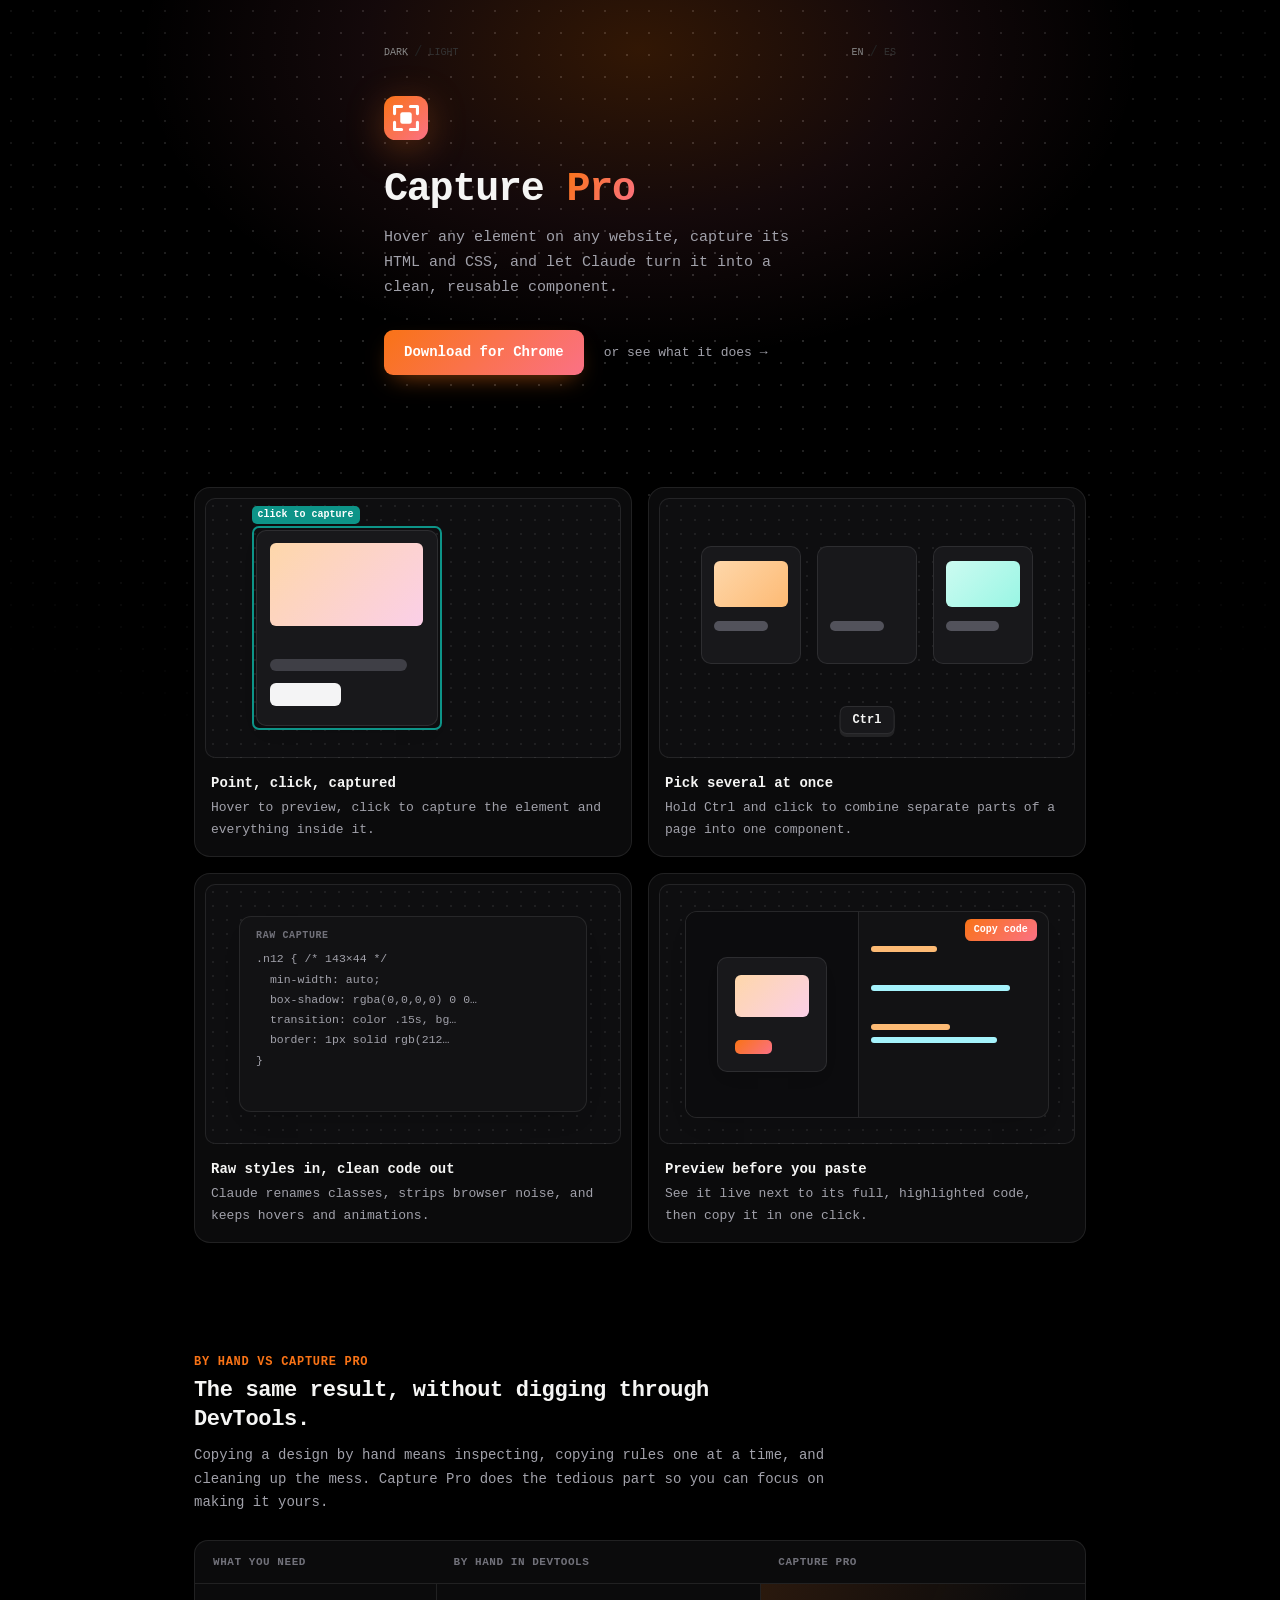
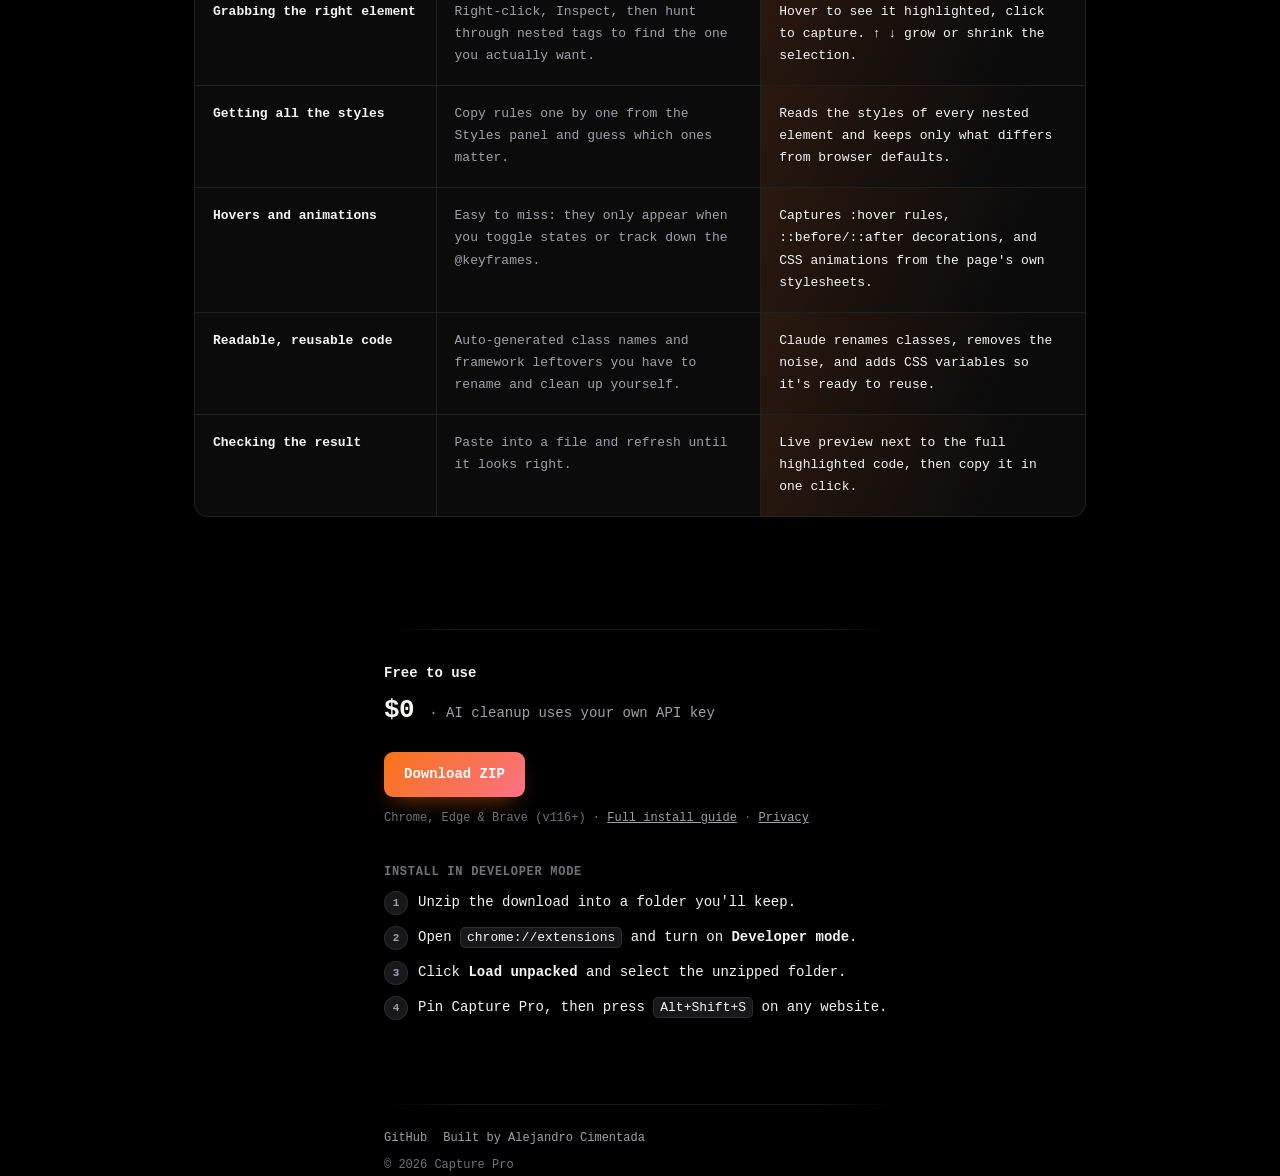
<file: docs/index.html>
<!DOCTYPE html>
<html lang="en">
<head>
  <meta charset="UTF-8">
  <meta name="viewport" content="width=device-width, initial-scale=1.0">
  <title>Capture Pro · Copy any design as clean HTML + CSS</title>
  <meta name="description" content="A free Chrome extension: hover any element on any website, capture its HTML and CSS, and let Claude turn it into a clean, reusable component.">
  <link rel="icon" type="image/png" href="icon32.png">
  <script>
    document.documentElement.classList.add('js');
    try { const t = localStorage.getItem('cp-theme'); if (t === 'light') document.documentElement.dataset.theme = t; } catch (e) {}
  </script>
  <style>
    :root {
      color-scheme: dark;
      --bg: #000000; --surface: #0B0B0C; --raised: #18181B; --line: rgba(255,255,255,.09); --text: #F5F5F4; --muted: #A1A1AA; --faint: #71717A;
      --page-dot: rgba(255,255,255,.16); --demo-bg: #0E0E10; --demo-dot: rgba(255,255,255,.07); --pane: #121214; --stage: #0C0C0E;
      --skel: var(--skel); --skel-2: #3F3F46; --skel-3: #52525B; --ink: var(--ink); --ink-strong: #F4F4F5; --code-text: #A1A1AA;
      --accent-text: #FDBA74; --accent-strong: var(--accent-strong); --teal-text: #5EEAD4;
      --sw-on: #888888; --sw-off: #333333; --sw-sep: #222222;
      --accent: #F97316; --accent-2: #FB7185; --teal: #0D9488;
      --mono: "SF Mono", Menlo, Monaco, "Cascadia Code", ui-monospace, monospace;
      --sans: var(--mono);
    }
    :root[data-theme="light"] {
      color-scheme: light;
      --bg: #FAFAF9; --surface: #FFFFFF; --raised: #FFFFFF; --line: #E7E5E4; --text: #1C1917; --muted: #78716C; --faint: #A8A29E;
      --page-dot: rgba(28,25,23,.13); --demo-bg: #F5F5F4; --demo-dot: #E0DDD9; --pane: #FFFFFF; --stage: #FAFAF9;
      --skel: #E7E5E4; --skel-2: #D6D3D1; --skel-3: #A8A29E; --ink: #44403C; --ink-strong: #1C1917; --code-text: #57534E;
      --accent-text: #C2410C; --accent-strong: #C2410C; --teal-text: #0F766E;
      --sw-on: #78716C; --sw-off: #C9C5C2; --sw-sep: #E0DDD9;
    }
    * { box-sizing: border-box; }
    html { scroll-behavior: smooth; }
    body { margin: 0; background: var(--bg); color: var(--text); font: 15px/1.65 var(--sans); font-optical-sizing: auto; -webkit-font-smoothing: antialiased; text-rendering: optimizeLegibility; }
    a { color: inherit; }
    body::before { content: ""; position: fixed; inset: 0; z-index: -1; pointer-events: none;
      background-image: radial-gradient(var(--page-dot) 1px, transparent 1.4px); background-size: 22px 22px;
      -webkit-mask-image: radial-gradient(ellipse 90% 75% at 50% 25%, #000 25%, transparent 85%);
      mask-image: radial-gradient(ellipse 90% 75% at 50% 25%, #000 25%, transparent 85%); }
    body::after { content: ""; position: absolute; left: 50%; top: -260px; width: min(1000px, 140vw); height: 620px; z-index: -1;
      transform: translateX(-50%); pointer-events: none;
      background: radial-gradient(closest-side, rgba(249,115,22,.20), rgba(251,113,133,.08) 55%, transparent); }
    body { position: relative; overflow-x: hidden; }

    /* two widths: a narrow reading column and a wider one for the cards */
    .col { max-width: 560px; margin: 0 auto; padding: 0 24px; }
    .wide { max-width: 940px; margin: 0 auto; padding: 0 24px; }

    /* ── corner switchers (theme / language) ── */
    /* lined up with the hero's text column (.col) */
    .topbar { position: absolute; top: 0; left: 0; right: 0; z-index: 10; max-width: 560px; margin: 0 auto; display: flex;
      justify-content: space-between; align-items: center; padding: 40px 24px 0; }
    .toggle-group { display: flex; align-items: center; gap: 6px; font: 14px/24px var(--mono); }
    .toggle-group button { padding: 0; border: none; background: none; font: 10px/15px var(--mono); text-align: center; color: var(--sw-off);
      cursor: pointer; transition: color .15s cubic-bezier(.4, 0, .2, 1); }
    .toggle-group button:hover, .toggle-group button[aria-pressed="true"] { color: var(--sw-on); }
    .toggle-group button:focus-visible { outline: 1px solid var(--sw-on); outline-offset: 3px; border-radius: 2px; }
    .toggle-group .sep { color: var(--sw-sep); }

    /* ── hero ── */
    .hero { padding-top: 96px; padding-bottom: 56px; }
    .mark { display: block; width: 44px; height: 44px; margin-bottom: 28px; filter: drop-shadow(0 8px 18px rgba(249,115,22,.3)); }
    h1 { margin: 0 0 14px; font-size: 40px; line-height: 1.1; letter-spacing: -.03em; font-weight: 700; }
    .grad { background: linear-gradient(120deg, var(--accent), var(--accent-2)); -webkit-background-clip: text; background-clip: text; color: transparent; }
    .lead { max-width: 440px; margin: 0; color: var(--muted); font-size: 15px; }
    .actions { display: flex; flex-wrap: wrap; align-items: center; gap: 12px 20px; margin-top: 30px; }
    .btn { display: inline-flex; align-items: center; padding: 11px 20px; border-radius: 9px; font-weight: 600; font-size: 14px;
      text-decoration: none; color: #fff; background: linear-gradient(135deg, var(--accent), var(--accent-2));
      box-shadow: 0 10px 24px -10px rgba(249,115,22,.6); transition: transform .15s, box-shadow .15s; }
    .btn:hover { transform: translateY(-1px); box-shadow: 0 14px 28px -10px rgba(249,115,22,.65); }
    .text-link { font-size: 13px; color: var(--muted); text-decoration: none; transition: color .15s; }
    .text-link:hover { color: var(--text); }
    .rise { animation: rise .6s ease-out both; }
    .d1 { animation-delay: .08s; } .d2 { animation-delay: .16s; } .d3 { animation-delay: .24s; }
    @keyframes rise { from { opacity: 0; transform: translateY(14px); } }

    /* ── sections ── */
    .section { padding-top: 56px; padding-bottom: 56px; }
    .label { margin: 0 0 8px; font: 600 12px var(--sans); text-transform: uppercase; letter-spacing: .06em; color: var(--accent); }
    h2 { margin: 0 0 24px; font-size: 22px; line-height: 1.3; letter-spacing: -.015em; }
    .js .reveal { opacity: 0; transform: translateY(14px); transition: opacity .6s ease, transform .6s ease; }
    .js .reveal.in { opacity: 1; transform: none; }
    .divider { height: 1px; margin: 0; border: 0; background: linear-gradient(90deg, transparent, var(--line) 15%, var(--line) 85%, transparent); }

    /* ── feature cards ── */
    .grid { display: grid; grid-template-columns: repeat(2, minmax(0, 1fr)); gap: 16px; }
    @media (max-width: 760px) { .grid { grid-template-columns: 1fr; } }
    .card { padding: 10px; border-radius: 16px; background: var(--surface); border: 1px solid var(--line);
      transition: border-color .2s, box-shadow .2s; }
    .card:hover { border-color: rgba(249,115,22,.4); box-shadow: 0 18px 40px -26px rgba(249,115,22,.45); }
    .card h3 { margin: 14px 6px 2px; font-size: 14px; }
    .card p { margin: 0 6px 6px; color: var(--muted); font-size: 13px; }

    /* ── animated demos (pure CSS) ── */
    .demo { position: relative; aspect-ratio: 16 / 10; overflow: hidden; border-radius: 10px; border: 1px solid var(--line);
      background-color: var(--demo-bg); background-image: radial-gradient(var(--demo-dot) 1px, transparent 1px); background-size: 14px 14px; }
    .p { position: absolute; }

    /* demo 1: pick */
    .mock-card { left: 12%; top: 12%; width: 44%; height: 76%; background: var(--raised); border: 1px solid var(--line); border-radius: 10px;
      box-shadow: 0 8px 20px -12px rgba(0,0,0,.25); }
    .mock-img { left: 15.5%; top: 17%; width: 37%; height: 32%; border-radius: 6px; background: linear-gradient(135deg, #FED7AA, #FBCFE8); }
    .mock-line { left: 15.5%; height: 4.5%; border-radius: 99px; background: var(--skel-2); }
    .l1 { top: 54%; width: 26%; background: var(--ink); }
    .l2 { top: 62%; width: 33%; }
    .mock-btn { left: 15.5%; top: 71%; width: 17%; height: 9%; border-radius: 6px; background: var(--ink-strong); }
    .hl { left: 11%; top: 10.5%; width: 46%; height: 79%; border: 2px solid var(--teal); border-radius: 7px; animation: hl 6s ease-in-out infinite; }
    .hl span { position: absolute; top: -22px; left: -2px; padding: 4px 6px; border-radius: 5px; white-space: nowrap;
      font: 600 10px/1 var(--mono); color: #fff; background: var(--teal); animation: hl-tag 6s ease-in-out infinite; }
    @keyframes hl {
      0%, 14%  { left: 14.5%; top: 52%;   width: 29%; height: 8.5%;  border-color: var(--accent); background: rgba(249,115,22,.08); }
      22%, 34% { left: 14.5%; top: 69.5%; width: 19%; height: 12.5%; border-color: var(--accent); background: rgba(249,115,22,.08); }
      44%, 56% { left: 11%;   top: 10.5%; width: 46%; height: 79%;   border-color: var(--accent); background: rgba(249,115,22,.08); }
      60%, 90% { left: 11%;   top: 10.5%; width: 46%; height: 79%;   border-color: var(--teal);   background: rgba(13,148,136,.08); }
      100%     { left: 14.5%; top: 52%;   width: 29%; height: 8.5%;  border-color: var(--accent); background: rgba(249,115,22,.08); }
    }
    @keyframes hl-tag { 0%, 56% { background: var(--accent); } 60%, 90% { background: var(--teal); } 100% { background: var(--accent); } }
    .mini-toast { left: 61%; top: 24%; width: 33%; padding: 10px; display: flex; flex-wrap: wrap; gap: 5px; border-radius: 10px;
      background: var(--raised); border: 1px solid var(--line); box-shadow: 0 16px 30px -16px rgba(0,0,0,.35); opacity: 0;
      animation: toast 6s ease-in-out infinite; }
    .mini-toast b { width: 100%; font-size: 11px; }
    .chip { padding: 4px 6px; border-radius: 99px; font: 600 9px/1 var(--mono); font-style: normal; background: var(--skel); color: var(--muted); }
    .bar { display: block; width: 100%; height: 14px; margin-top: 4px; border-radius: 5px; background: linear-gradient(135deg, var(--accent), var(--accent-2)); }
    @keyframes toast { 0%, 58% { opacity: 0; transform: translateY(8px); } 64%, 90% { opacity: 1; transform: none; } 97%, 100% { opacity: 0; transform: translateY(8px); } }

    /* demo 2: multi-select */
    .tile { top: 18%; width: 24%; height: 46%; border-radius: 10px; background: var(--raised); border: 1px solid var(--line); }
    .tile::before { content: ""; position: absolute; left: 12%; right: 12%; top: 12%; height: 40%; border-radius: 6px; background: var(--skel); }
    .tile::after { content: ""; position: absolute; left: 12%; width: 55%; top: 64%; height: 8%; border-radius: 99px; background: var(--skel-3); }
    .t1 { left: 10%; } .t2 { left: 38%; } .t3 { left: 66%; }
    .t1::before { background: linear-gradient(135deg, #FED7AA, #FDBA74); }
    .t3::before { background: linear-gradient(135deg, #CCFBF1, #99F6E4); }
    .sel, .hov { top: 16%; width: 26%; height: 50%; border-radius: 12px; opacity: 0; }
    .sel { border: 2px solid var(--teal); background: rgba(13,148,136,.08); }
    .hov { border: 2px dashed var(--accent); background: rgba(249,115,22,.06); }
    .hov span { position: absolute; top: -20px; left: -2px; padding: 4px 6px; border-radius: 5px; font: 600 10px/1 var(--mono); color: #fff; background: var(--accent); }
    .s1 { left: 9%; animation: s1 6s infinite; }
    .h3, .s3 { left: 65%; }
    .h3 { animation: h3 6s infinite; }
    .s3 { animation: s3 6s infinite; }
    @keyframes s1 { 0%, 10% { opacity: 0; } 14%, 90% { opacity: 1; } 96%, 100% { opacity: 0; } }
    @keyframes h3 { 0%, 30% { opacity: 0; } 34%, 44% { opacity: 1; } 47%, 100% { opacity: 0; } }
    @keyframes s3 { 0%, 46% { opacity: 0; } 48%, 90% { opacity: 1; } 96%, 100% { opacity: 0; } }
    .key { left: 50%; bottom: 9%; padding: 7px 12px; border-radius: 7px; font: 600 12px/1 var(--mono); color: var(--text);
      background: var(--raised); border: 1px solid var(--line); box-shadow: 0 3px 0 var(--line); transform: translateX(-50%); animation: key 6s infinite; }
    @keyframes key {
      0%, 26%   { transform: translateX(-50%); box-shadow: 0 3px 0 var(--line); background: var(--raised); color: var(--text); }
      30%, 48%  { transform: translate(-50%, 2px); box-shadow: 0 1px 0 var(--line); background: rgba(249,115,22,.18); color: var(--accent-text); }
      52%, 100% { transform: translateX(-50%); box-shadow: 0 3px 0 var(--line); background: var(--raised); color: var(--text); }
    }
    .count { right: 6%; top: 6%; padding: 5px 8px; border-radius: 99px; font: 600 10px/1 var(--mono); color: var(--teal-text);
      background: rgba(13,148,136,.16); border: 1px solid rgba(45,212,191,.35); opacity: 0; animation: count 6s infinite; }
    @keyframes count { 0%, 50% { opacity: 0; } 55%, 90% { opacity: 1; } 96%, 100% { opacity: 0; } }

    /* demo 3: raw → clean */
    .pane { left: 8%; right: 8%; top: 12%; bottom: 12%; padding: 14px 16px; display: flex; flex-direction: column; gap: 3px;
      border-radius: 12px; background: var(--pane); border: 1px solid var(--line); box-shadow: 0 12px 26px -18px rgba(0,0,0,.35); }
    .pane em { margin-bottom: 6px; font: 600 10px/1 var(--mono); font-style: normal; text-transform: uppercase; letter-spacing: .06em; color: var(--faint); }
    .pane code { font: 11.5px/1.5 var(--mono); white-space: pre; color: var(--code-text); background: none; border: 0; padding: 0; }
    .clean code s { text-decoration: none; color: var(--accent-text); }
    .raw { animation: raw 6s infinite; }
    .clean { opacity: 0; animation: clean 6s infinite; }
    @keyframes raw { 0%, 38% { opacity: 1; filter: none; } 50%, 94% { opacity: 0; filter: blur(4px); } 100% { opacity: 1; } }
    @keyframes clean { 0%, 50% { opacity: 0; transform: translateY(6px); } 58%, 92% { opacity: 1; transform: none; } 100% { opacity: 0; } }
    .sweep { top: 12%; bottom: 12%; left: -25%; width: 22%;
      background: linear-gradient(90deg, transparent, rgba(251,113,133,.25), rgba(249,115,22,.3), transparent); animation: sweep 6s infinite; }
    @keyframes sweep { 0%, 36% { left: -25%; } 54%, 100% { left: 105%; } }
    .working { left: 50%; bottom: 4%; padding: 5px 9px; border-radius: 99px; transform: translateX(-50%); font: 600 10px/1 var(--mono);
      color: #fff; background: linear-gradient(135deg, var(--accent), var(--accent-2)); opacity: 0; animation: working 6s infinite; }
    @keyframes working { 0%, 34% { opacity: 0; } 38%, 52% { opacity: 1; } 56%, 100% { opacity: 0; } }

    /* demo 4: preview + code */
    .split { left: 6%; right: 6%; top: 10%; bottom: 10%; display: grid; grid-template-columns: 1fr 1.1fr; overflow: hidden;
      border-radius: 12px; background: var(--pane); border: 1px solid var(--line); box-shadow: 0 12px 26px -18px rgba(0,0,0,.35); }
    .stage { display: grid; place-items: center; background: var(--stage); }
    .pv-card { width: 64%; padding: 10%; display: grid; gap: 8px; border-radius: 10px; background: var(--raised); border: 1px solid var(--line);
      box-shadow: 0 8px 18px -12px rgba(0,0,0,.3); }
    .pv-card i { display: block; height: 42px; border-radius: 6px; background: linear-gradient(135deg, #FED7AA, #FBCFE8); }
    .pv-card b { display: block; width: 70%; height: 7px; border-radius: 99px; background: var(--ink); }
    .pv-card u { display: block; width: 50%; height: 14px; border-radius: 5px; background: linear-gradient(135deg, var(--accent), var(--accent-2)); }
    .code { padding: 34px 12px 14px; display: flex; flex-direction: column; gap: 7px; border-left: 1px solid var(--line); }
    .code i { display: block; height: 6px; border-radius: 99px; background: var(--skel); }
    .code i:nth-child(3n+1) { background: #FDBA74; }
    .code i:nth-child(4n) { background: #A5F3FC; }
    .copy { right: 9%; top: 13%; padding: 6px 9px; border-radius: 6px; font: 600 10px/1 var(--sans); color: #fff;
      background: linear-gradient(135deg, var(--accent), var(--accent-2)); overflow: hidden; }
    .copy .c2 { position: absolute; inset: 0; display: grid; place-items: center; background: var(--teal); opacity: 0; animation: copied 6s infinite; }
    @keyframes copied { 0%, 55% { opacity: 0; } 60%, 88% { opacity: 1; } 94%, 100% { opacity: 0; } }

    /* ── install ── */
    .install-steps { margin: 0 0 28px; padding: 0; list-style: none; counter-reset: s; display: grid; gap: 12px; }
    .install-steps li { counter-increment: s; position: relative; padding-left: 34px; font-size: 14px; }
    .install-steps li::before { content: counter(s); position: absolute; left: 0; top: 0; width: 22px; height: 22px; display: grid; place-items: center;
      border-radius: 50%; background: var(--raised); border: 1px solid var(--line); font: 600 11px var(--mono); color: var(--muted); }
    code { padding: 2px 6px; border-radius: 5px; font: 13px var(--mono); background: var(--raised); border: 1px solid var(--line); }

    /* ── comparison ── */
    .compare-head { max-width: 640px; margin-bottom: 26px; }
    .compare-head h2 { margin: 0 0 10px; }
    .compare-head p:not(.label) { margin: 0; color: var(--muted); font-size: 14px; }
    .table { overflow: hidden; border-radius: 14px; background: var(--surface); border: 1px solid var(--line); }
    .t-row { display: grid; grid-template-columns: 1fr 1.35fr 1.35fr; }
    .t-row + .t-row { border-top: 1px solid var(--line); }
    .t-head { min-height: 42px; align-items: center; font: 600 11px/1.5 var(--sans); text-transform: uppercase; letter-spacing: .05em; color: var(--faint); }
    .t-head span { padding: 0 18px; }
    .t-head span:last-child { color: var(--accent-strong); }
    .t-row h3 { margin: 0; padding: 18px; font-size: 13px; font-weight: 600; line-height: 1.5; }
    .t-cell { margin: 0; padding: 17px 18px 18px; border-left: 1px solid var(--line); font-size: 13px; line-height: 1.7; }
    .t-cell.hand { color: var(--muted); }
    .t-cell.capture { color: var(--text); background: linear-gradient(112deg, rgba(249,115,22,.13) 0%, rgba(249,115,22,0) 75%); }
    @media (max-width: 720px) {
      .t-head { display: none; }
      .t-row { grid-template-columns: 1fr; }
      .t-row h3 { padding-bottom: 6px; }
      .t-cell { border-left: 0; border-top: 1px dashed var(--line); }
      .t-cell::before { content: attr(data-label); display: block; margin-bottom: 4px; font: 600 11px/1.5 var(--sans);
        text-transform: uppercase; letter-spacing: .06em; color: var(--faint); }
      .t-cell.capture::before { color: var(--accent-strong); }
    }

    /* ── get it ── */
    .get { padding-top: 32px; }
    .get-label { margin: 0 0 4px; font-size: 14px; font-weight: 600; }
    .get-price { margin: 0 0 20px; font-size: 26px; font-weight: 700; letter-spacing: -.02em; }
    .get-price span { font-size: 14px; font-weight: 400; letter-spacing: 0; color: var(--muted); }
    .get-note { margin: 12px 0 0; font-size: 12px; color: var(--faint); }
    .get-note a { color: var(--muted); }
    .install-title { margin: 36px 0 12px; font: 600 12px var(--sans); text-transform: uppercase; letter-spacing: .06em; color: var(--faint); }

    /* ── footer ── */
    footer { padding-top: 28px; padding-bottom: 56px; font-size: 12px; color: var(--faint); }
    .foot-links { display: flex; flex-wrap: wrap; gap: 16px; margin-bottom: 8px; }
    .foot-links a { color: var(--muted); text-decoration: none; }
    .foot-links a:hover { color: var(--text); }

    @media (max-width: 560px) {
      .hero { padding-top: 64px; }
      h1 { font-size: 34px; }
    }
    @media (prefers-reduced-motion: reduce) {
      *, *::before, *::after { animation: none !important; transition: none !important; }
      .js .reveal { opacity: 1; transform: none; }
      .mini-toast, .s1, .s3, .count, .clean { opacity: 1; }
      .raw { opacity: 0; }
    }
  </style>
</head>
<body>
  <!-- ── corner switchers ── -->
  <div class="topbar">
    <span class="toggle-group" role="group" aria-label="Theme" data-i18n-attr="aria-label:themeLabel">
      <button type="button" data-theme-set="dark" data-i18n="dark">DARK</button><span class="sep" aria-hidden="true">/</span><button type="button" data-theme-set="light" data-i18n="light">LIGHT</button>
    </span>
    <span class="toggle-group" role="group" aria-label="Language" data-i18n-attr="aria-label:langLabel">
      <button type="button" data-lang-set="en" lang="en">EN</button><span class="sep" aria-hidden="true">/</span><button type="button" data-lang-set="es" lang="es">ES</button>
    </span>
  </div>

  <main>
    <!-- ── hero ── -->
    <section class="hero col">
      <img class="mark rise" src="logo.svg" alt="Capture Pro logo" data-i18n-attr="alt:logoAlt">
      <h1 class="rise d1">Capture <span class="grad">Pro</span></h1>
      <p class="lead rise d2" data-i18n="lead">Hover any element on any website, capture its HTML and CSS, and let Claude turn it into a clean, reusable component.</p>
      <div class="actions rise d3">
        <a class="btn" href="#install" data-i18n="ctaDownload">Download for Chrome</a>
        <a class="text-link" href="#features" data-i18n="ctaSee">or see what it does →</a>
      </div>
    </section>

    <!-- ── feature cards ── -->
    <section class="section wide" id="features">
      <div class="grid">
        <article class="card reveal">
          <div class="demo" aria-hidden="true">
            <div class="p mock-card"></div>
            <div class="p mock-img"></div>
            <div class="p mock-line l1"></div>
            <div class="p mock-line l2"></div>
            <div class="p mock-btn"></div>
            <div class="p hl"><span data-i18n="dClick">click to capture</span></div>
            <div class="p mini-toast">
              <b data-i18n="dCaptured">Element captured</b><i class="chip" data-i18n="dElements">14 elements</i><i class="chip" data-i18n="dRules">9 rules</i><span class="bar"></span>
            </div>
          </div>
          <h3 data-i18n="f1Title">Point, click, captured</h3>
          <p data-i18n="f1Text">Hover to preview, click to capture the element and everything inside it.</p>
        </article>

        <article class="card reveal">
          <div class="demo" aria-hidden="true">
            <div class="p tile t1"></div><div class="p tile t2"></div><div class="p tile t3"></div>
            <div class="p sel s1"></div>
            <div class="p hov h3"><span data-i18n="dAdd">+ add</span></div>
            <div class="p sel s3"></div>
            <kbd class="p key">Ctrl</kbd>
            <div class="p count" data-i18n="dCount">2 elements captured</div>
          </div>
          <h3 data-i18n="f2Title">Pick several at once</h3>
          <p data-i18n="f2Text">Hold Ctrl and click to combine separate parts of a page into one component.</p>
        </article>

        <article class="card reveal">
          <div class="demo" aria-hidden="true">
            <div class="p pane raw">
              <em data-i18n="dRaw">raw capture</em>
              <code>.n12 { /* 143×44 */</code>
              <code>  min-width: auto;</code>
              <code>  box-shadow: rgba(0,0,0,0) 0 0…</code>
              <code>  transition: color .15s, bg…</code>
              <code>  border: 1px solid rgb(212…</code>
              <code>}</code>
            </div>
            <div class="p pane clean">
              <em data-i18n="dClean">✦ clean component</em>
              <code><s>.card__button</s> {</code>
              <code>  <s>padding</s>: 11px 20px;</code>
              <code>  <s>border-radius</s>: var(--radius);</code>
              <code>  <s>background</s>: var(--accent);</code>
              <code>}</code>
            </div>
            <div class="p sweep"></div>
            <div class="p working" data-i18n="dWorking">Claude is cleaning it up…</div>
          </div>
          <h3 data-i18n="f3Title">Raw styles in, clean code out</h3>
          <p data-i18n="f3Text">Claude renames classes, strips browser noise, and keeps hovers and animations.</p>
        </article>

        <article class="card reveal">
          <div class="demo" aria-hidden="true">
            <div class="p split">
              <div class="stage"><div class="pv-card"><i></i><b></b><u></u></div></div>
              <div class="code">
                <i style="width:40%"></i><i style="width:72%"></i><i style="width:56%"></i><i style="width:84%"></i>
                <i style="width:30%"></i><i style="width:64%"></i><i style="width:48%"></i><i style="width:76%"></i><i style="width:36%"></i>
              </div>
            </div>
            <div class="p copy"><span data-i18n="dCopy">Copy code</span><span class="c2" data-i18n="dCopied">Copied ✓</span></div>
          </div>
          <h3 data-i18n="f4Title">Preview before you paste</h3>
          <p data-i18n="f4Text">See it live next to its full, highlighted code, then copy it in one click.</p>
        </article>
      </div>
    </section>

    <!-- ── comparison ── -->
    <section class="section wide" id="compare">
      <div class="compare-head reveal">
        <p class="label" data-i18n="cLabel">By hand vs Capture Pro</p>
        <h2 data-i18n="cTitle">The same result, without digging through DevTools.</h2>
        <p data-i18n="cText">Copying a design by hand means inspecting, copying rules one at a time, and cleaning up the mess. Capture Pro does the tedious part so you can focus on making it yours.</p>
      </div>

      <div class="table reveal">
        <div class="t-row t-head" aria-hidden="true">
          <span data-i18n="hNeed">What you need</span>
          <span data-i18n="hHand">By hand in DevTools</span>
          <span>Capture Pro</span>
        </div>

        <article class="t-row">
          <h3 data-i18n="r1">Grabbing the right element</h3>
          <p class="t-cell hand" data-label="By hand" data-i18n-attr="data-label:byHand" data-i18n="r1h">Right-click, Inspect, then hunt through nested tags to find the one you actually want.</p>
          <p class="t-cell capture" data-label="Capture Pro" data-i18n="r1s">Hover to see it highlighted, click to capture. ↑ ↓ grow or shrink the selection.</p>
        </article>

        <article class="t-row">
          <h3 data-i18n="r2">Getting all the styles</h3>
          <p class="t-cell hand" data-label="By hand" data-i18n-attr="data-label:byHand" data-i18n="r2h">Copy rules one by one from the Styles panel and guess which ones matter.</p>
          <p class="t-cell capture" data-label="Capture Pro" data-i18n="r2s">Reads the styles of every nested element and keeps only what differs from browser defaults.</p>
        </article>

        <article class="t-row">
          <h3 data-i18n="r3">Hovers and animations</h3>
          <p class="t-cell hand" data-label="By hand" data-i18n-attr="data-label:byHand" data-i18n="r3h">Easy to miss: they only appear when you toggle states or track down the @keyframes.</p>
          <p class="t-cell capture" data-label="Capture Pro" data-i18n="r3s">Captures :hover rules, ::before/::after decorations, and CSS animations from the page's own stylesheets.</p>
        </article>

        <article class="t-row">
          <h3 data-i18n="r4">Readable, reusable code</h3>
          <p class="t-cell hand" data-label="By hand" data-i18n-attr="data-label:byHand" data-i18n="r4h">Auto-generated class names and framework leftovers you have to rename and clean up yourself.</p>
          <p class="t-cell capture" data-label="Capture Pro" data-i18n="r4s">Claude renames classes, removes the noise, and adds CSS variables so it's ready to reuse.</p>
        </article>

        <article class="t-row">
          <h3 data-i18n="r5">Checking the result</h3>
          <p class="t-cell hand" data-label="By hand" data-i18n-attr="data-label:byHand" data-i18n="r5h">Paste into a file and refresh until it looks right.</p>
          <p class="t-cell capture" data-label="Capture Pro" data-i18n="r5s">Live preview next to the full highlighted code, then copy it in one click.</p>
        </article>
      </div>
    </section>

    <!-- ── get it ── -->
    <section class="section col" id="install">
      <hr class="divider">
      <div class="get reveal">
        <p class="get-label" data-i18n="gLabel">Free to use</p>
        <p class="get-price" data-i18n="gPrice">$0 <span>· AI cleanup uses your own API key</span></p>
        <!-- When the extension is on the Chrome Web Store, point this link to the store listing instead. -->
        <a class="btn" href="https://github.com/alejandrocimentada/capture-pro/releases/latest/download/capture-pro.zip" data-i18n="gDownload">Download ZIP</a>
        <p class="get-note" data-i18n="gNote">Chrome, Edge &amp; Brave (v116+) · <a href="https://github.com/alejandrocimentada/capture-pro/blob/main/INSTALL.md">Full install guide</a> · <a href="https://github.com/alejandrocimentada/capture-pro/blob/main/PRIVACY.md">Privacy</a></p>

        <p class="install-title" data-i18n="iTitle">Install in developer mode</p>
        <ol class="install-steps">
          <li data-i18n="i1">Unzip the download into a folder you'll keep.</li>
          <li data-i18n="i2">Open <code>chrome://extensions</code> and turn on <b>Developer mode</b>.</li>
          <li data-i18n="i3">Click <b>Load unpacked</b> and select the unzipped folder.</li>
          <li data-i18n="i4">Pin Capture Pro, then press <code>Alt+Shift+S</code> on any website.</li>
        </ol>
      </div>
    </section>
  </main>

  <!-- ── footer ── -->
  <footer class="col">
    <hr class="divider" style="margin-bottom: 24px;">
    <div class="foot-links">
      <a href="https://github.com/alejandrocimentada/capture-pro">GitHub</a>
      <a href="#" data-i18n="builtBy">Built by Alejandro Cimentada</a>
    </div>
    <span>© 2026 Capture Pro</span>
  </footer>

  <script>
    // Fade sections in as they scroll into view
    const io = new IntersectionObserver((entries) => {
      entries.forEach((e) => {
        if (e.isIntersecting) { e.target.classList.add('in'); io.unobserve(e.target); }
      });
    }, { threshold: 0.15 });
    document.querySelectorAll('.reveal').forEach((el) => io.observe(el));

    // ── Theme (dark / light) ──
    const root = document.documentElement;
    function setTheme(theme) {
      if (theme === 'light') root.dataset.theme = 'light'; else delete root.dataset.theme;
      document.querySelectorAll('[data-theme-set]').forEach((b) => b.setAttribute('aria-pressed', String(b.dataset.themeSet === theme)));
      try { localStorage.setItem('cp-theme', theme); } catch (e) {}
    }
    document.querySelectorAll('[data-theme-set]').forEach((b) => b.addEventListener('click', () => setTheme(b.dataset.themeSet)));
    setTheme(root.dataset.theme === 'light' ? 'light' : 'dark');

    // ── Language (EN / ES) ──
    // English comes from the page itself; only the Spanish strings live here.
    const ES = {
      docTitle: 'Capture Pro · Copia cualquier diseño como HTML + CSS limpio',
      themeLabel: 'Tema', langLabel: 'Idioma', dark: 'OSCURO', light: 'CLARO', logoAlt: 'Logo de Capture Pro',
      lead: 'Pasa el cursor sobre cualquier elemento de cualquier sitio web, captura su HTML y CSS, y deja que Claude lo convierta en un componente limpio y reutilizable.',
      ctaDownload: 'Descargar para Chrome', ctaSee: 'o mira lo que hace →',
      dClick: 'clic para capturar', dCaptured: 'Elemento capturado', dElements: '14 elementos', dRules: '9 reglas',
      dAdd: '+ añadir', dCount: '2 elementos capturados', dRaw: 'captura en bruto', dClean: '✦ componente limpio',
      dWorking: 'Claude lo está limpiando…', dCopy: 'Copiar código', dCopied: 'Copiado ✓',
      f1Title: 'Apunta, haz clic, capturado', f1Text: 'Pasa el cursor para previsualizar y haz clic para capturar el elemento con todo lo que contiene.',
      f2Title: 'Elige varios a la vez', f2Text: 'Mantén Ctrl y haz clic para combinar distintas partes de una página en un solo componente.',
      f3Title: 'Estilos en bruto, código limpio', f3Text: 'Claude renombra las clases, elimina el ruido del navegador y conserva los hovers y las animaciones.',
      f4Title: 'Previsualiza antes de pegar', f4Text: 'Míralo en vivo junto a su código completo y resaltado, y cópialo con un clic.',
      cLabel: 'A mano vs Capture Pro', cTitle: 'El mismo resultado, sin rebuscar en DevTools.',
      cText: 'Copiar un diseño a mano significa inspeccionar, copiar reglas una a una y limpiar el desorden. Capture Pro hace la parte tediosa para que puedas centrarte en hacerlo tuyo.',
      hNeed: 'Lo que necesitas', hHand: 'A mano en DevTools', byHand: 'A mano',
      r1: 'Seleccionar el elemento correcto',
      r1h: 'Clic derecho, Inspeccionar y luego buscar entre etiquetas anidadas hasta dar con la que quieres.',
      r1s: 'Pasa el cursor para verlo resaltado y haz clic para capturarlo. ↑ ↓ amplían o reducen la selección.',
      r2: 'Obtener todos los estilos',
      r2h: 'Copiar reglas una a una desde el panel Styles y adivinar cuáles importan.',
      r2s: 'Lee los estilos de cada elemento anidado y conserva solo lo que difiere de los valores por defecto del navegador.',
      r3: 'Hovers y animaciones',
      r3h: 'Fáciles de pasar por alto: solo aparecen al cambiar de estado o al buscar los @keyframes.',
      r3s: 'Captura reglas :hover, decoraciones ::before/::after y animaciones CSS de las hojas de estilo de la propia página.',
      r4: 'Código legible y reutilizable',
      r4h: 'Nombres de clase autogenerados y restos del framework que tienes que renombrar y limpiar tú.',
      r4s: 'Claude renombra las clases, quita el ruido y añade variables CSS para que esté listo para reutilizar.',
      r5: 'Comprobar el resultado',
      r5h: 'Pegarlo en un archivo y recargar hasta que se vea bien.',
      r5s: 'Vista previa en vivo junto al código completo y resaltado; luego cópialo con un clic.',
      gLabel: 'Uso gratuito', gPrice: '$0 <span>· la limpieza con IA usa tu propia clave de API</span>',
      gDownload: 'Descargar ZIP', gNote: 'Chrome, Edge y Brave (v116+) · <a href="https://github.com/alejandrocimentada/capture-pro/blob/main/INSTALL.md">Guía de instalación</a> · <a href="https://github.com/alejandrocimentada/capture-pro/blob/main/PRIVACY.md">Privacidad</a>', iTitle: 'Instalar en modo desarrollador',
      i1: 'Descomprime la descarga en una carpeta que vayas a conservar.',
      i2: 'Abre <code>chrome://extensions</code> y activa el <b>Modo de desarrollador</b>.',
      i3: 'Haz clic en <b>Cargar descomprimida</b> y selecciona la carpeta descomprimida.',
      i4: 'Fija Capture Pro y pulsa <code>Alt+Shift+S</code> en cualquier sitio web.',
      builtBy: 'Hecho por Alejandro Cimentada',
    };

    const textNodes = [...document.querySelectorAll('[data-i18n]')];
    const attrNodes = [...document.querySelectorAll('[data-i18n-attr]')];
    const attrOf = (n) => n.dataset.i18nAttr.split(':'); // "attribute:key"
    const EN = { docTitle: document.title };
    textNodes.forEach((n) => { EN[n.dataset.i18n] = n.innerHTML; });
    attrNodes.forEach((n) => { const [attr, key] = attrOf(n); EN[key] = n.getAttribute(attr); });

    function setLang(lang) {
      const dict = lang === 'es' ? ES : EN;
      textNodes.forEach((n) => { const v = dict[n.dataset.i18n]; if (v != null) n.innerHTML = v; });
      attrNodes.forEach((n) => { const [attr, key] = attrOf(n); if (dict[key] != null) n.setAttribute(attr, dict[key]); });
      document.title = dict.docTitle;
      root.lang = lang;
      document.querySelectorAll('[data-lang-set]').forEach((b) => b.setAttribute('aria-pressed', String(b.dataset.langSet === lang)));
      try { localStorage.setItem('cp-lang', lang); } catch (e) {}
    }
    document.querySelectorAll('[data-lang-set]').forEach((b) => b.addEventListener('click', () => setLang(b.dataset.langSet)));
    let savedLang = 'en';
    try { savedLang = localStorage.getItem('cp-lang') || 'en'; } catch (e) {}
    setLang(savedLang);
  </script>
</body>
</html>
</file>
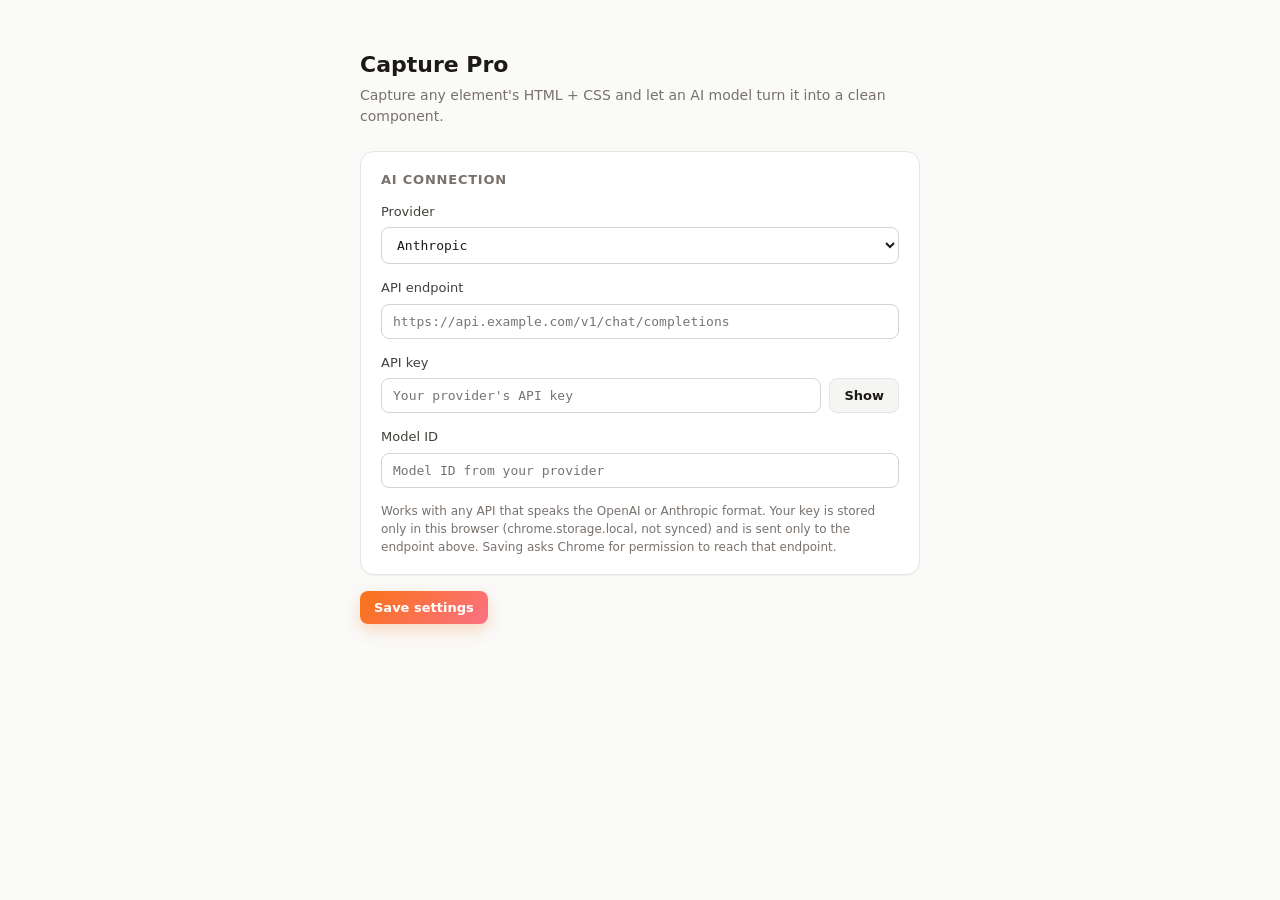
<file: extension/options.html>
<!doctype html>
<html>
<head>
  <meta charset="utf-8" />
  <title>Capture Pro: Options</title>
  <style>
    :root { color-scheme: light; }
    body { margin: 0; background: #FAFAF9; color: #1C1917; font: 14px/1.5 system-ui, -apple-system, "Segoe UI", Roboto, sans-serif; }
    main { max-width: 560px; margin: 48px auto; padding: 0 20px; }
    h1 { margin: 0 0 4px; font-size: 22px; }
    .lead { margin: 0 0 24px; color: #78716C; }
    .card { margin-bottom: 16px; padding: 18px 20px; border-radius: 14px; background: #FFFFFF; border: 1px solid #E7E5E4;
      box-shadow: 0 1px 2px rgba(28,25,23,.04); }
    h2 { margin: 0 0 12px; font-size: 13px; text-transform: uppercase; letter-spacing: .06em; color: #78716C; }
    .field { display: block; margin-bottom: 14px; }
    .field span { display: block; margin-bottom: 6px; font-size: 13px; color: #44403C; }
    .inline { display: flex; gap: 8px; }
    input, select { flex: 1; width: 100%; box-sizing: border-box; padding: 9px 11px; border-radius: 8px; background: #FFFFFF; color: #1C1917;
      border: 1px solid #D6D3D1; font: 13px ui-monospace, Menlo, Consolas, monospace; }
    input:read-only { background: #F5F5F4; color: #78716C; }
    input:focus, select:focus { outline: 2px solid rgba(249,115,22,.30); border-color: #F97316; }
    button { padding: 9px 14px; border: 1px solid #E7E5E4; border-radius: 8px; background: #F5F5F4; color: #1C1917;
      font: 600 13px system-ui, sans-serif; cursor: pointer; }
    #save { border: none; background: linear-gradient(135deg, #F97316, #FB7185); color: #fff; box-shadow: 0 6px 16px rgba(249,115,22,.25); }
    .note { margin: 4px 0 0; font-size: 12px; color: #78716C; }
    .actions { display: flex; align-items: center; gap: 12px; }
    #status { color: #0F766E; font-size: 13px; }
    #status.error { color: #B91C1C; }
    [hidden] { display: none !important; }
  </style>
</head>
<body>
  <main>
    <h1>Capture Pro</h1>
    <p class="lead">Capture any element's HTML + CSS and let an AI model turn it into a clean component.</p>

    <section class="card">
      <h2>AI connection</h2>
      <label class="field">
        <span>Provider</span>
        <select id="provider"></select>
      </label>
      <label class="field">
        <span>API endpoint</span>
        <input id="endpoint" type="url" placeholder="https://api.example.com/v1/chat/completions" spellcheck="false" />
      </label>
      <label class="field" id="formatField" hidden>
        <span>API format</span>
        <select id="format">
          <option value="openai">OpenAI Chat Completions (most providers, Ollama, LM Studio)</option>
          <option value="anthropic">Anthropic Messages</option>
        </select>
      </label>
      <label class="field">
        <span>API key</span>
        <div class="inline">
          <input id="apiKey" type="password" placeholder="Your provider's API key" autocomplete="off" spellcheck="false" />
          <button id="reveal" type="button">Show</button>
        </div>
      </label>
      <label class="field">
        <span>Model ID</span>
        <input id="model" type="text" placeholder="Model ID from your provider" spellcheck="false" />
      </label>
      <p class="note">Works with any API that speaks the OpenAI or Anthropic format. Your key is stored only in this browser (chrome.storage.local, not synced) and is sent only to the endpoint above. Saving asks Chrome for permission to reach that endpoint.</p>
    </section>

    <div class="actions">
      <button id="save">Save settings</button>
      <span id="status"></span>
    </div>
  </main>
  <script src="providers.js"></script>
  <script src="options.js"></script>
</body>
</html>
</file>
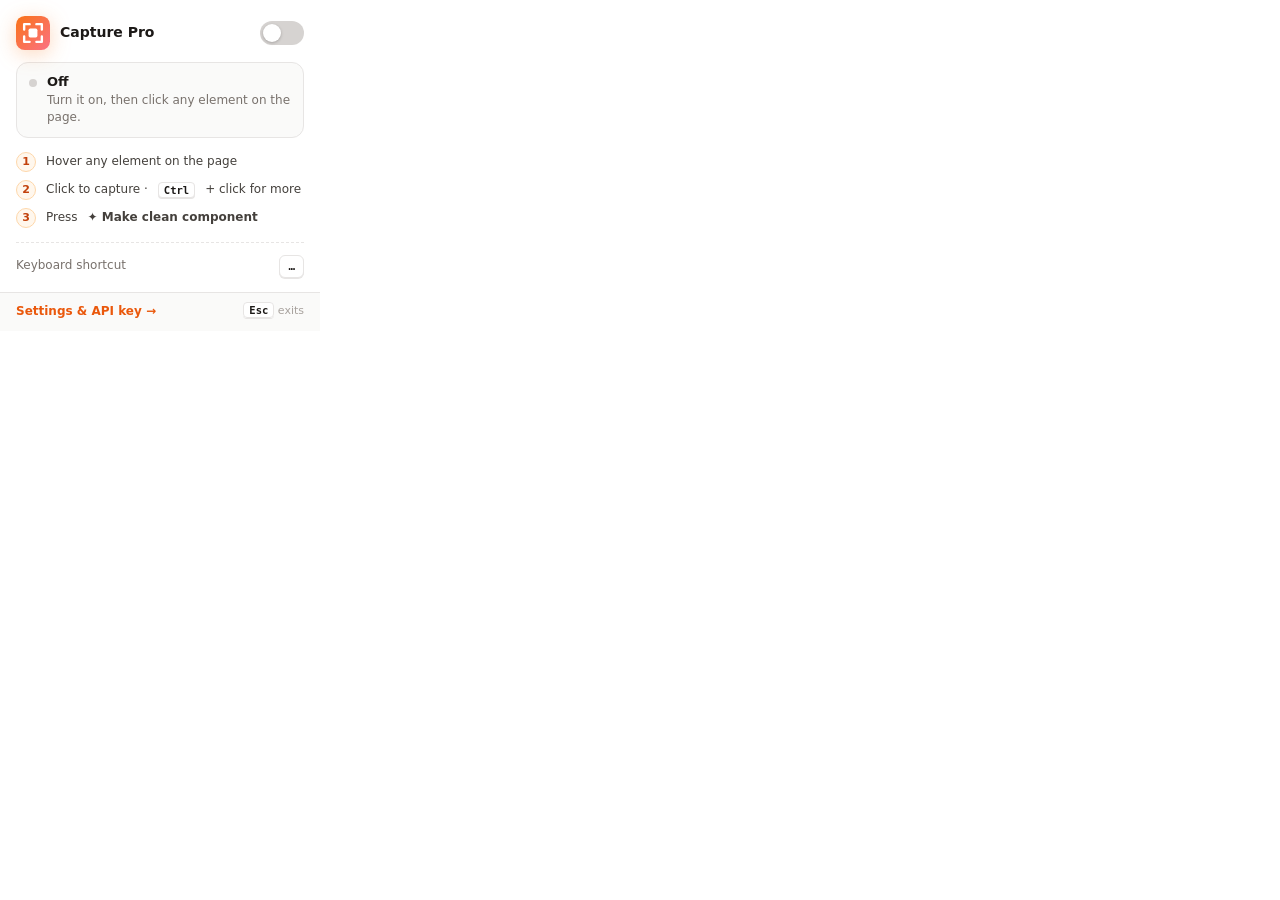
<file: extension/popup.html>
<!doctype html>
<html>
<head>
  <meta charset="utf-8" />
  <link rel="stylesheet" href="popup.css" />
</head>
<body data-state="off">
  <header>
    <div class="brand">
      <svg class="logo" viewBox="0 0 64 64" aria-hidden="true">
        <defs>
          <linearGradient id="cs-grad" x1="0" y1="0" x2="1" y2="1">
            <stop offset="0" stop-color="#F97316" /><stop offset="1" stop-color="#FB7185" />
          </linearGradient>
        </defs>
        <rect width="64" height="64" rx="16.6" fill="url(#cs-grad)" />
        <path d="M15.36 25.6V15.36H25.6M38.4 15.36h10.24V25.6M48.64 38.4v10.24H38.4M25.6 48.64H15.36V38.4"
          fill="none" stroke="#fff" stroke-width="4.5" stroke-linecap="round" stroke-linejoin="round" />
        <rect x="23.68" y="23.68" width="16.64" height="16.64" rx="3.2" fill="#fff" />
      </svg>
      <div>
        <h1>Capture Pro</h1>
        <p class="version" id="version"></p>
      </div>
    </div>
    <button id="toggle" class="switch" role="switch" aria-checked="false" aria-label="Toggle picker">
      <span class="knob"></span>
    </button>
  </header>

  <div class="status">
    <span class="status-dot"></span>
    <div>
      <strong id="statusTitle">Off</strong>
      <span id="statusText">Turn it on, then click any element on the page.</span>
    </div>
  </div>

  <div id="error" class="error" hidden></div>

  <ol class="steps">
    <li><span>1</span>Hover any element on the page</li>
    <li><span>2</span>Click to capture · <kbd>Ctrl</kbd> + click for more</li>
    <li><span>3</span>Press <b>✦ Make clean component</b></li>
  </ol>

  <div class="shortcut">
    <span>Keyboard shortcut</span>
    <button id="shortcut" class="kbd-btn" title="Change shortcut">…</button>
  </div>

  <footer>
    <button id="options" class="link">Settings &amp; API key →</button>
    <span class="faint"><kbd>Esc</kbd> exits</span>
  </footer>

  <script src="popup.js"></script>
</body>
</html>
</file>
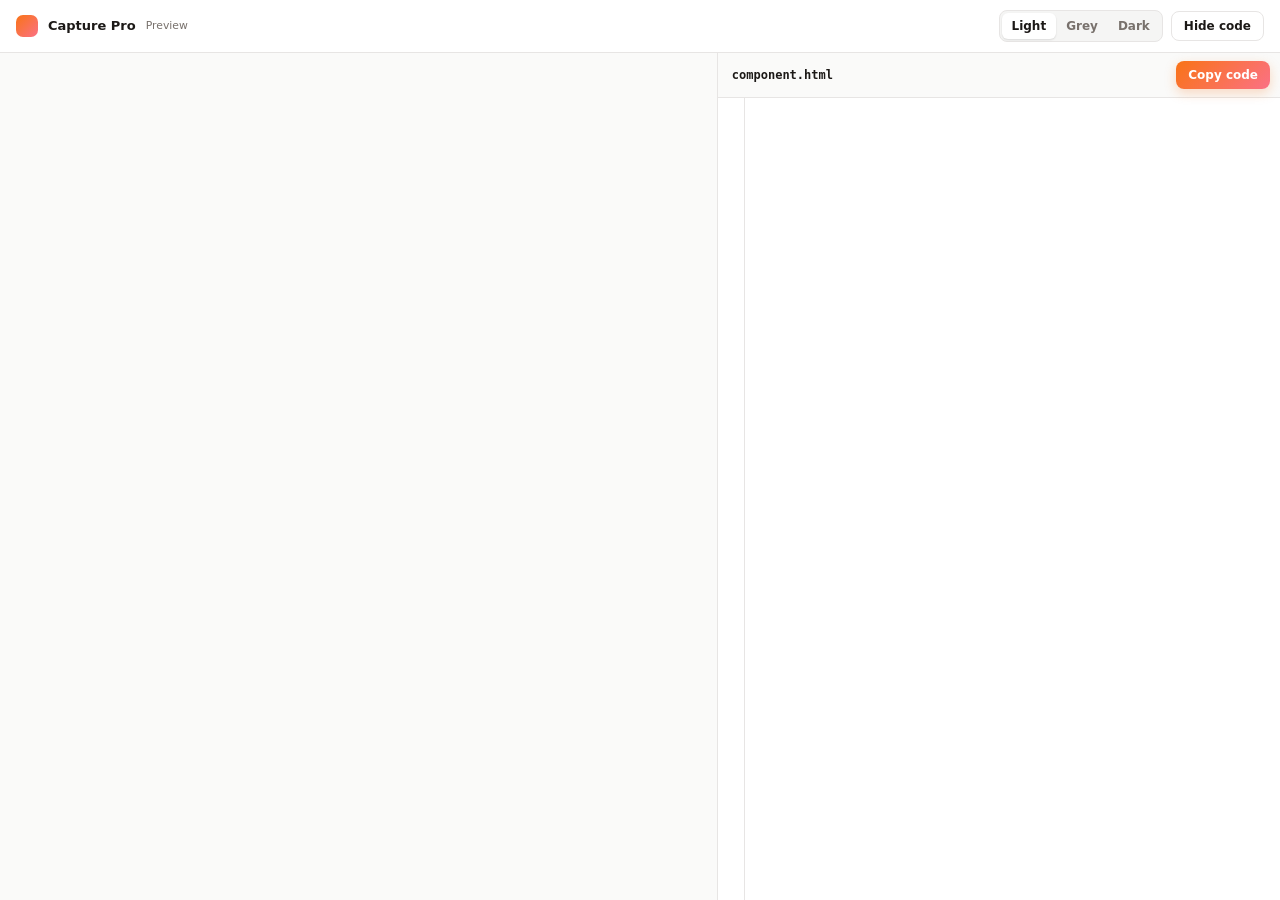
<file: extension/preview.html>
<!doctype html>
<html>
<head>
  <meta charset="utf-8" />
  <title>Component preview</title>
  <style>
    :root { color-scheme: light; --line: #E7E5E4; }
    * { box-sizing: border-box; }
    html, body { height: 100%; margin: 0; }
    body { display: flex; flex-direction: column; background: #FAFAF9; color: #1C1917;
      font: 13px/1.4 system-ui, -apple-system, "Segoe UI", Roboto, sans-serif; }
    header { display: flex; align-items: center; justify-content: space-between; gap: 12px; padding: 10px 16px;
      background: #FFFFFF; border-bottom: 1px solid var(--line); }
    .brand { display: flex; align-items: center; gap: 10px; font-weight: 650; min-width: 0; }
    .brand small { color: #78716C; font-weight: 400; white-space: nowrap; overflow: hidden; text-overflow: ellipsis; }
    .logo { flex: none; width: 22px; height: 22px; border-radius: 7px; background: linear-gradient(135deg, #F97316, #FB7185); }
    .actions { display: flex; align-items: center; gap: 8px; }
    .seg { display: flex; padding: 2px; border-radius: 8px; background: #F5F5F4; border: 1px solid var(--line); }
    .seg button { border: none; background: none; color: #78716C; font: 600 12px system-ui, sans-serif; padding: 6px 10px; border-radius: 6px; cursor: pointer; }
    .seg button.active { background: #FFFFFF; color: #1C1917; box-shadow: 0 1px 2px rgba(28,25,23,.12); }
    .ghost { border: 1px solid var(--line); background: #FFFFFF; color: #1C1917; font: 600 12px system-ui, sans-serif;
      padding: 7px 12px; border-radius: 8px; cursor: pointer; }
    .ghost:hover { background: #F5F5F4; }

    main { flex: 1; min-height: 0; display: grid; grid-template-columns: minmax(0, 1fr) minmax(360px, 44%); }
    body.no-code main { grid-template-columns: 1fr; }
    body.no-code aside { display: none; }
    .stage { min-width: 0; min-height: 0; }
    iframe { display: block; width: 100%; height: 100%; border: 0; }

    aside { display: flex; flex-direction: column; min-width: 0; min-height: 0; background: #FFFFFF; border-left: 1px solid var(--line); }
    .code-head { display: flex; align-items: center; justify-content: space-between; gap: 8px; padding: 8px 10px 8px 14px;
      background: #FAFAF9; border-bottom: 1px solid var(--line); }
    .file { font: 600 12px ui-monospace, SFMono-Regular, Menlo, Consolas, monospace; }
    .file small { margin-left: 8px; color: #A8A29E; font-weight: 400; }
    #copy { border: none; padding: 7px 12px; border-radius: 8px; background: linear-gradient(135deg, #F97316, #FB7185);
      color: #fff; font: 600 12px system-ui, sans-serif; cursor: pointer; box-shadow: 0 4px 12px rgba(249,115,22,.25); }
    .code-body { flex: 1; min-height: 0; overflow: auto; display: flex; font: 12.5px/1.6 ui-monospace, SFMono-Regular, Menlo, Consolas, monospace; }
    .code-body pre { margin: 0; padding: 12px 0; }
    #gutter { flex: none; padding: 12px 12px 12px 14px; text-align: right; color: #A8A29E; user-select: none;
      border-right: 1px solid var(--line); position: sticky; left: 0; background: #FFFFFF; }
    #src { padding: 12px 16px; color: #292524; white-space: pre; tab-size: 2; }

    /* syntax colors (light theme) */
    .t-com { color: #A8A29E; font-style: italic; }
    .t-tag { color: #0369A1; }
    .t-punc { color: #78716C; }
    .t-attr { color: #B45309; }
    .t-str { color: #15803D; }
    .t-sel { color: #C2410C; }
    .t-at { color: #BE185D; }
    .t-prop { color: #0369A1; }
    .t-val { color: #15803D; }

    .empty { padding: 48px; text-align: center; color: #78716C; }
  </style>
</head>
<body>
  <header>
    <div class="brand"><div class="logo"></div>Capture Pro <small id="label">Preview</small></div>
    <div class="actions">
      <div class="seg" id="bg">
        <button data-bg="#ffffff" class="active">Light</button>
        <button data-bg="#f3f4f6">Grey</button>
        <button data-bg="#0b0d12">Dark</button>
      </div>
      <button id="toggleCode" class="ghost">Hide code</button>
    </div>
  </header>
  <main>
    <section class="stage"><iframe id="frame" sandbox title="Component preview"></iframe></section>
    <aside>
      <div class="code-head">
        <span class="file">component.html <small id="meta"></small></span>
        <button id="copy">Copy code</button>
      </div>
      <div class="code-body">
        <pre id="gutter"></pre>
        <pre id="src"></pre>
      </div>
    </aside>
  </main>
  <script src="preview.js"></script>
</body>
</html>
</file>
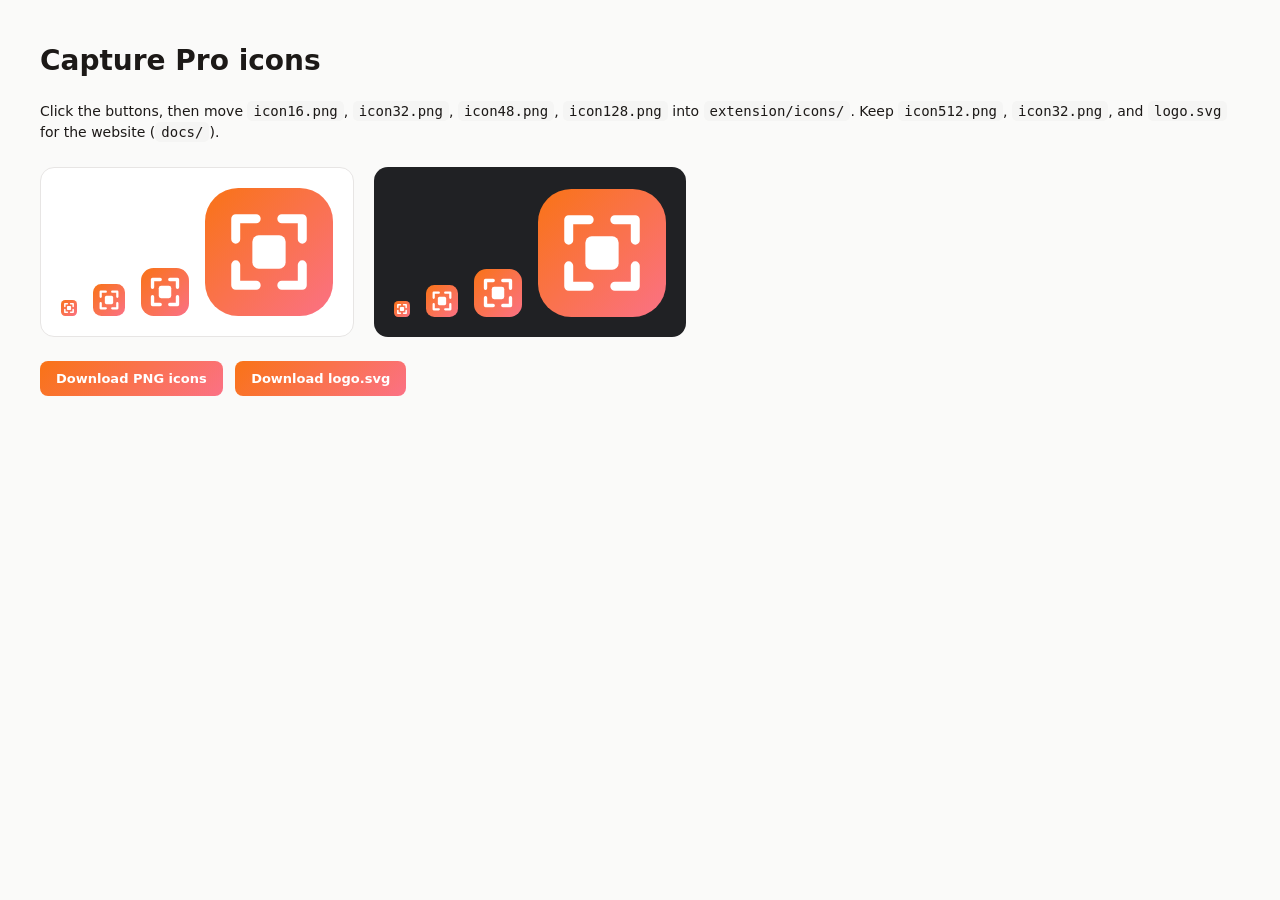
<file: tools/icon-maker.html>
<!doctype html>
<html>
<head>
  <meta charset="utf-8">
  <title>Capture Pro · icon maker</title>
  <style>
    body { margin: 40px; background: #FAFAF9; color: #1C1917; font: 14px/1.5 system-ui, sans-serif; }
    .row { display: flex; gap: 20px; margin: 24px 0; }
    .tile { display: flex; gap: 16px; align-items: flex-end; padding: 20px; border-radius: 14px; }
    .light { background: #fff; border: 1px solid #E7E5E4; }
    .dark { background: #202124; }
    button { padding: 10px 16px; border: none; border-radius: 8px; font: 600 13px system-ui, sans-serif; cursor: pointer;
      color: #fff; background: linear-gradient(135deg, #F97316, #FB7185); margin-right: 8px; }
    code { background: #F5F5F4; padding: 2px 6px; border-radius: 5px; }
  </style>
</head>
<body>
  <h1>Capture Pro icons</h1>
  <p>Click the buttons, then move <code>icon16.png</code>, <code>icon32.png</code>, <code>icon48.png</code>, <code>icon128.png</code>
     into <code>extension/icons/</code>. Keep <code>icon512.png</code>, <code>icon32.png</code>, and <code>logo.svg</code> for the website (<code>docs/</code>).</p>
  <div class="row"><div class="tile light" id="light"></div><div class="tile dark" id="dark"></div></div>
  <button id="png">Download PNG icons</button>
  <button id="svg">Download logo.svg</button>

  <script>
    const SIZES = [16, 32, 48, 128, 512];

    function draw(ctx, s) {
      const g = ctx.createLinearGradient(0, 0, s, s);
      g.addColorStop(0, '#F97316');
      g.addColorStop(1, '#FB7185');
      ctx.fillStyle = g;
      ctx.beginPath(); ctx.roundRect(0, 0, s, s, s * 0.26); ctx.fill();
      // selection corners
      ctx.strokeStyle = '#FFFFFF';
      ctx.lineWidth = Math.max(1.5, s * 0.07);
      ctx.lineCap = 'round'; ctx.lineJoin = 'round';
      const a = s * 0.24, b = s * 0.76, l = s * 0.16;
      ctx.beginPath();
      ctx.moveTo(a, a + l); ctx.lineTo(a, a); ctx.lineTo(a + l, a);
      ctx.moveTo(b - l, a); ctx.lineTo(b, a); ctx.lineTo(b, a + l);
      ctx.moveTo(b, b - l); ctx.lineTo(b, b); ctx.lineTo(b - l, b);
      ctx.moveTo(a + l, b); ctx.lineTo(a, b); ctx.lineTo(a, b - l);
      ctx.stroke();
      // the component block
      ctx.fillStyle = '#FFFFFF';
      ctx.beginPath(); ctx.roundRect(s * 0.37, s * 0.37, s * 0.26, s * 0.26, s * 0.05); ctx.fill();
    }

    function make(s) {
      const c = document.createElement('canvas');
      c.width = c.height = s;
      draw(c.getContext('2d'), s);
      return c;
    }

    function save(blob, name) {
      const a = document.createElement('a');
      a.href = URL.createObjectURL(blob);
      a.download = name;
      a.click();
      setTimeout(() => URL.revokeObjectURL(a.href), 1000);
    }

    for (const id of ['light', 'dark']) for (const s of [16, 32, 48, 128]) document.getElementById(id).append(make(s));

    document.getElementById('png').onclick = async () => {
      for (const s of SIZES) {
        const blob = await new Promise((r) => make(s).toBlob(r));
        save(blob, `icon${s}.png`);
        await new Promise((r) => setTimeout(r, 300));
      }
    };

    const SVG = `<svg xmlns="http://www.w3.org/2000/svg" viewBox="0 0 64 64">
  <defs><linearGradient id="g" x1="0" y1="0" x2="1" y2="1"><stop offset="0" stop-color="#F97316"/><stop offset="1" stop-color="#FB7185"/></linearGradient></defs>
  <rect width="64" height="64" rx="16.6" fill="url(#g)"/>
  <path d="M15.36 25.6V15.36H25.6M38.4 15.36h10.24V25.6M48.64 38.4v10.24H38.4M25.6 48.64H15.36V38.4" fill="none" stroke="#fff" stroke-width="4.5" stroke-linecap="round" stroke-linejoin="round"/>
  <rect x="23.68" y="23.68" width="16.64" height="16.64" rx="3.2" fill="#fff"/>
</svg>`;
    document.getElementById('svg').onclick = () => save(new Blob([SVG], { type: 'image/svg+xml' }), 'logo.svg');
  </script>
</body>
</html>
</file>
<file: extension/popup.css>
:root {
  color-scheme: light;
  --bg: #FFFFFF; --panel: #FAFAF9; --line: #E7E5E4;
  --text: #1C1917; --muted: #78716C; --faint: #A8A29E;
  --accent: #F97316; --accent-2: #FB7185; --on: #0D9488; --warn: #B45309;
}
* { box-sizing: border-box; }
body { margin: 0; width: 320px; background: var(--bg); color: var(--text);
  font: 13px/1.45 system-ui, -apple-system, "Segoe UI", Roboto, sans-serif; }

header { display: flex; align-items: center; justify-content: space-between; padding: 16px 16px 12px; }
.brand { display: flex; gap: 10px; align-items: center; }
.logo { flex: none; width: 34px; height: 34px; filter: drop-shadow(0 4px 10px rgba(249,115,22,.28)); }
h1 { margin: 0; font-size: 14px; font-weight: 650; }
.version { margin: 1px 0 0; font: 11px ui-monospace, Menlo, Consolas, monospace; color: var(--faint); }

.switch { position: relative; flex: none; width: 44px; height: 24px; border: none; border-radius: 999px;
  background: #D6D3D1; cursor: pointer; transition: background .18s; }
.switch .knob { position: absolute; top: 3px; left: 3px; width: 18px; height: 18px; border-radius: 50%; background: #fff;
  box-shadow: 0 1px 3px rgba(28,25,23,.25); transition: transform .18s; }
.switch:disabled { opacity: .45; cursor: not-allowed; }
body[data-state="on"] .switch { background: linear-gradient(135deg, var(--accent), var(--accent-2)); }
body[data-state="on"] .switch .knob { transform: translateX(20px); }

.status { margin: 0 16px; display: flex; gap: 10px; align-items: flex-start; padding: 10px 12px;
  border-radius: 12px; background: var(--panel); border: 1px solid var(--line); transition: background .2s, border-color .2s; }
.status-dot { flex: none; width: 8px; height: 8px; margin-top: 6px; border-radius: 50%; background: #D6D3D1; }
.status strong { display: block; font-size: 13px; }
.status div span { display: block; font-size: 12px; color: var(--muted); }
body[data-state="on"] .status { background: #F0FDFA; border-color: #99F6E4; }
body[data-state="on"] .status strong { color: #0F766E; }
body[data-state="on"] .status-dot { background: var(--on); animation: pulse 1.6s infinite; }
body[data-state="blocked"] .status { background: #FFFBEB; border-color: #FDE68A; }
body[data-state="blocked"] .status strong { color: var(--warn); }
body[data-state="blocked"] .status-dot { background: #F59E0B; }
@keyframes pulse { 0% { box-shadow: 0 0 0 0 rgba(13,148,136,.5); } 70%, 100% { box-shadow: 0 0 0 7px rgba(13,148,136,0); } }

.error { margin: 10px 16px 0; padding: 8px 10px; border-radius: 8px; background: #FEF2F2; color: #B91C1C; font-size: 12px; }

.steps { list-style: none; margin: 14px 16px 0; padding: 0; display: grid; gap: 8px; }
.steps li { display: flex; align-items: center; gap: 10px; font-size: 12px; color: #44403C; }
.steps li span { flex: none; width: 20px; height: 20px; display: grid; place-items: center; border-radius: 50%;
  background: #FFF7ED; color: #C2410C; border: 1px solid #FED7AA; font: 600 11px system-ui, sans-serif; }
body[data-state="blocked"] .steps { opacity: .5; }

kbd { font: 600 10.5px ui-monospace, Menlo, Consolas, monospace; padding: 1px 5px; border-radius: 4px;
  background: #fff; border: 1px solid var(--line); box-shadow: 0 1px 0 var(--line); color: var(--text); }

.shortcut { margin: 14px 16px 0; padding-top: 12px; border-top: 1px dashed var(--line);
  display: flex; align-items: center; justify-content: space-between; font-size: 12px; color: var(--muted); }
.kbd-btn { font: 600 11px ui-monospace, Menlo, Consolas, monospace; padding: 4px 8px; border-radius: 6px; cursor: pointer;
  background: #fff; color: var(--text); border: 1px solid var(--line); box-shadow: 0 1px 0 var(--line); }
.kbd-btn:hover { background: var(--panel); }
.kbd-btn.warn { color: var(--warn); background: #FFFBEB; border-color: #FDE68A; }

footer { display: flex; justify-content: space-between; align-items: center; margin-top: 14px;
  padding: 10px 16px 12px; background: var(--panel); border-top: 1px solid var(--line); }
.link { border: none; background: none; padding: 0; color: #EA580C; font: 600 12px system-ui, sans-serif; cursor: pointer; }
.link:hover { text-decoration: underline; }
.faint { font-size: 11px; color: var(--faint); }
</file>
